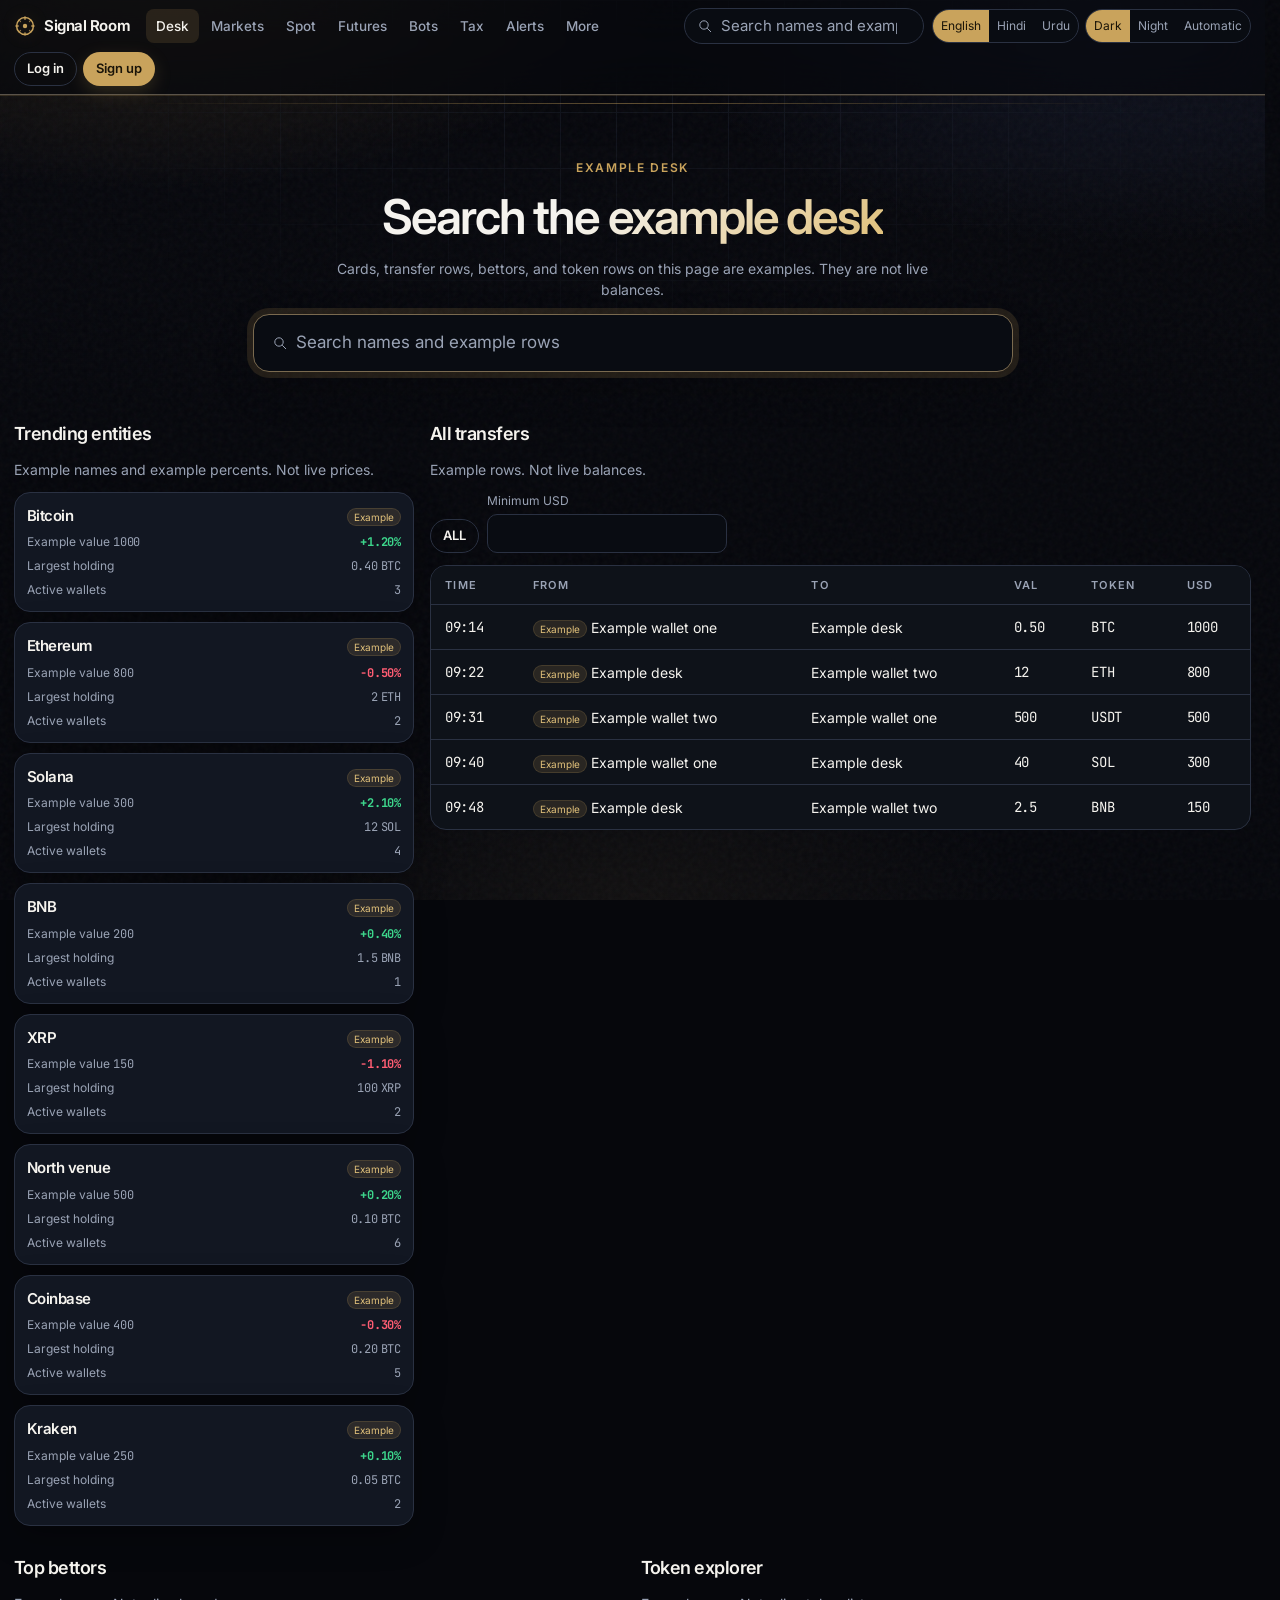
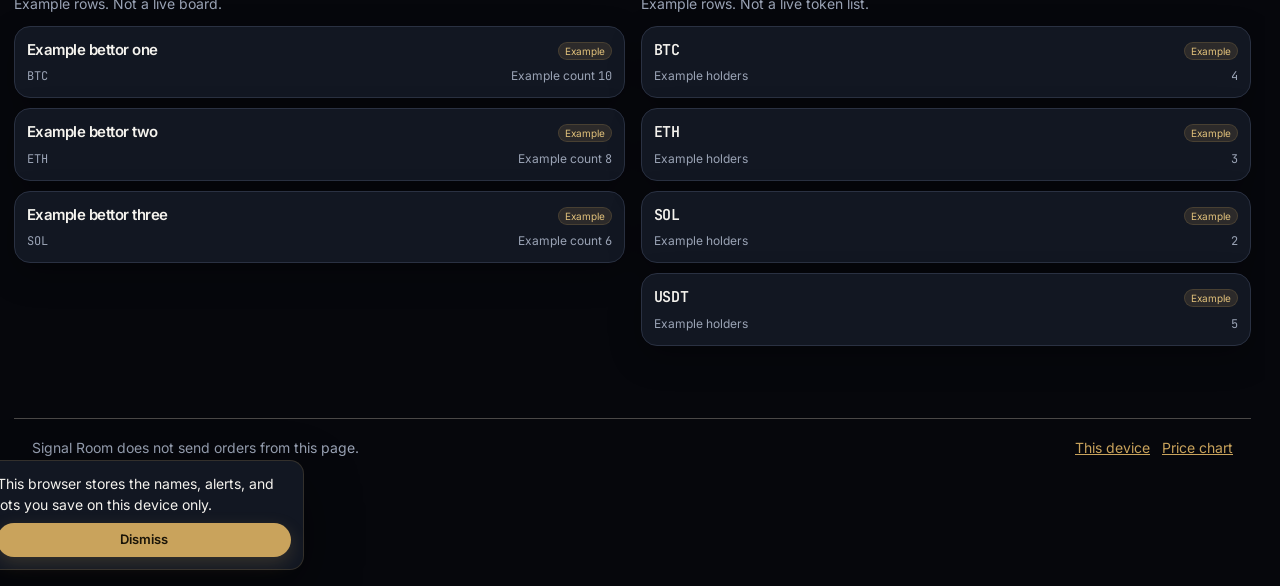
<file: index.html>
<!DOCTYPE html>
<html lang="en" dir="ltr" data-theme="dark" data-theme-choice="dark" data-lang="en">
<head>
<meta charset="utf-8">
<meta name="viewport" content="width=device-width, initial-scale=1">
<meta name="theme-color" content="#06070c">
<title>Signal Room</title>
<link rel="icon" href="data:image/svg+xml,%3Csvg xmlns='http://www.w3.org/2000/svg' viewBox='0 0 22 22'%3E%3Ccircle cx='11' cy='11' r='8.2' fill='%2307080b' stroke='%23c9a35c' stroke-width='1.6'/%3E%3Ccircle cx='11' cy='11' r='2.1' fill='%23c9a35c'/%3E%3C/svg%3E">
<link rel="preconnect" href="https://fonts.googleapis.com">
<link rel="preconnect" href="https://fonts.gstatic.com" crossorigin>
<link href="https://fonts.googleapis.com/css2?family=Inter:wght@400;500;600;700&family=JetBrains+Mono:wght@400;500;600&family=Noto+Sans+Arabic:wght@400;600;700&family=Noto+Sans+Devanagari:wght@400;600;700&display=swap" rel="stylesheet">
<link rel="stylesheet" href="css/app.css">
<link rel="stylesheet" href="css/lux.css">
<link rel="stylesheet" href="css/responsive.css">
<script src="js/boot.js"></script>
</head>
<body>
<div id="app"></div>
<script src="js/i18n.js"></script>
<script src="js/i18n-en-a.js"></script>
<script src="js/i18n-en-b.js"></script>
<script src="js/i18n-hi.js"></script>
<script src="js/i18n-hi-b.js"></script>
<script src="js/i18n-hi-c.js"></script>
<script src="js/i18n-ur.js"></script>
<script src="js/i18n-ur-b.js"></script>
<script src="js/chrome.js"></script>
<script src="js/calc.js"></script>
<script src="js/app.js"></script>
<script src="js/app-b1.js"></script>
<script src="js/app-b2.js"></script>
<script src="js/app-2.js"></script>
<script src="js/app-2b1.js"></script>
<script src="js/app-2b2.js"></script>
<script src="js/app-4.js"></script>
<script src="js/app-3.js"></script>
</body>
</html>
</file>
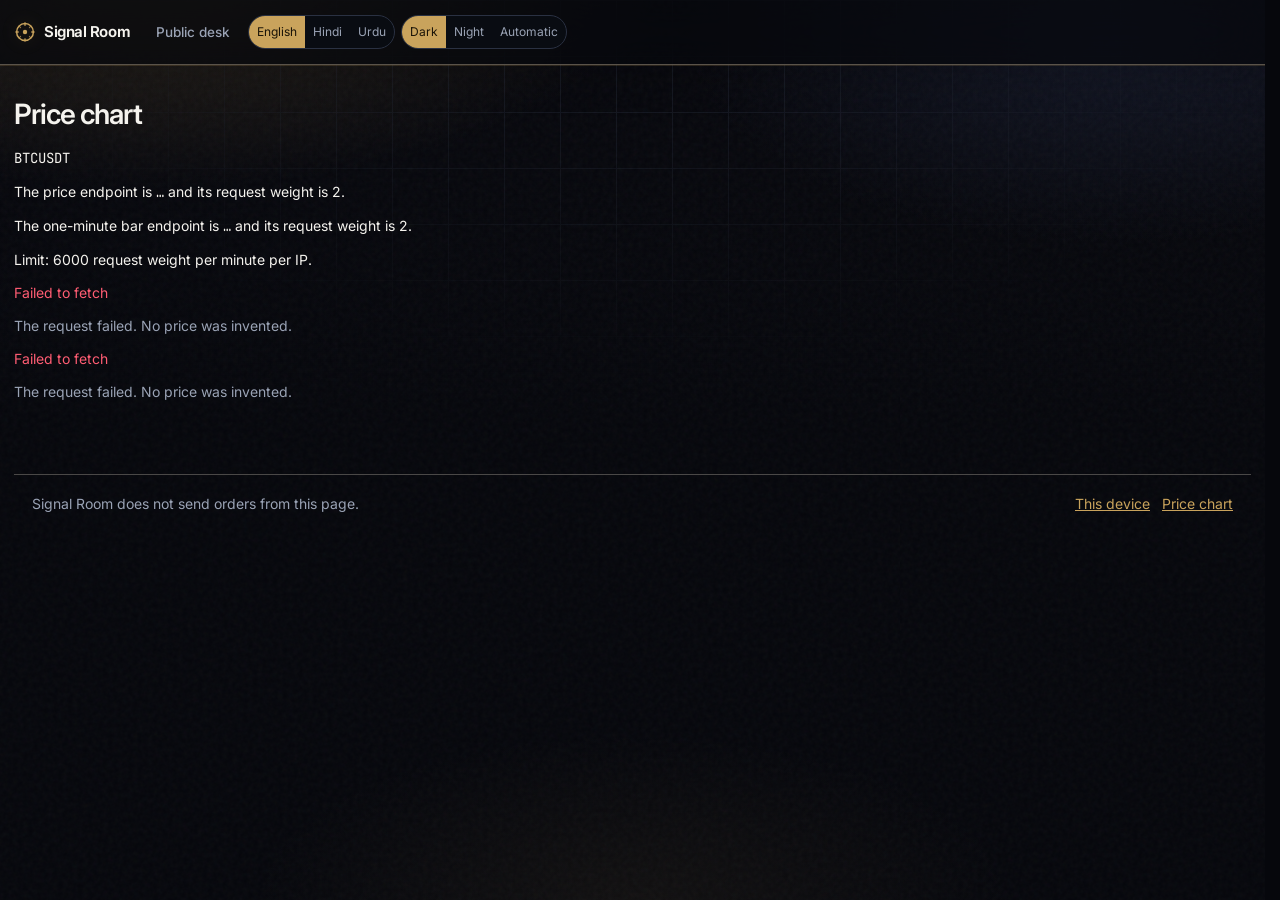
<file: admin.html>
<!DOCTYPE html>
<html lang="en" dir="ltr" data-theme="dark" data-theme-choice="dark" data-lang="en">
<head>
<meta charset="utf-8">
<meta name="viewport" content="width=device-width, initial-scale=1">
<meta name="theme-color" content="#06070c">
<title>Signal Room</title>
<link rel="icon" href="data:image/svg+xml,%3Csvg xmlns='http://www.w3.org/2000/svg' viewBox='0 0 22 22'%3E%3Ccircle cx='11' cy='11' r='8.2' fill='%2307080b' stroke='%23c9a35c' stroke-width='1.6'/%3E%3Ccircle cx='11' cy='11' r='2.1' fill='%23c9a35c'/%3E%3C/svg%3E">
<link rel="preconnect" href="https://fonts.googleapis.com">
<link rel="preconnect" href="https://fonts.gstatic.com" crossorigin>
<link href="https://fonts.googleapis.com/css2?family=Inter:wght@400;500;600;700&family=JetBrains+Mono:wght@400;500;600&family=Noto+Sans+Arabic:wght@400;600;700&family=Noto+Sans+Devanagari:wght@400;600;700&display=swap" rel="stylesheet">
<link rel="stylesheet" href="css/app.css">
<link rel="stylesheet" href="css/lux.css">
<link rel="stylesheet" href="css/responsive.css">
<script src="js/boot.js"></script>
</head>
<body>
<div id="app"></div>
<script src="js/i18n.js"></script>
<script src="js/i18n-hi.js"></script>
<script src="js/i18n-hi-b.js"></script>
<script src="js/i18n-ur.js"></script>
<script src="js/chrome.js"></script>
<script src="js/admin.js"></script>
</body>
</html>
</file>
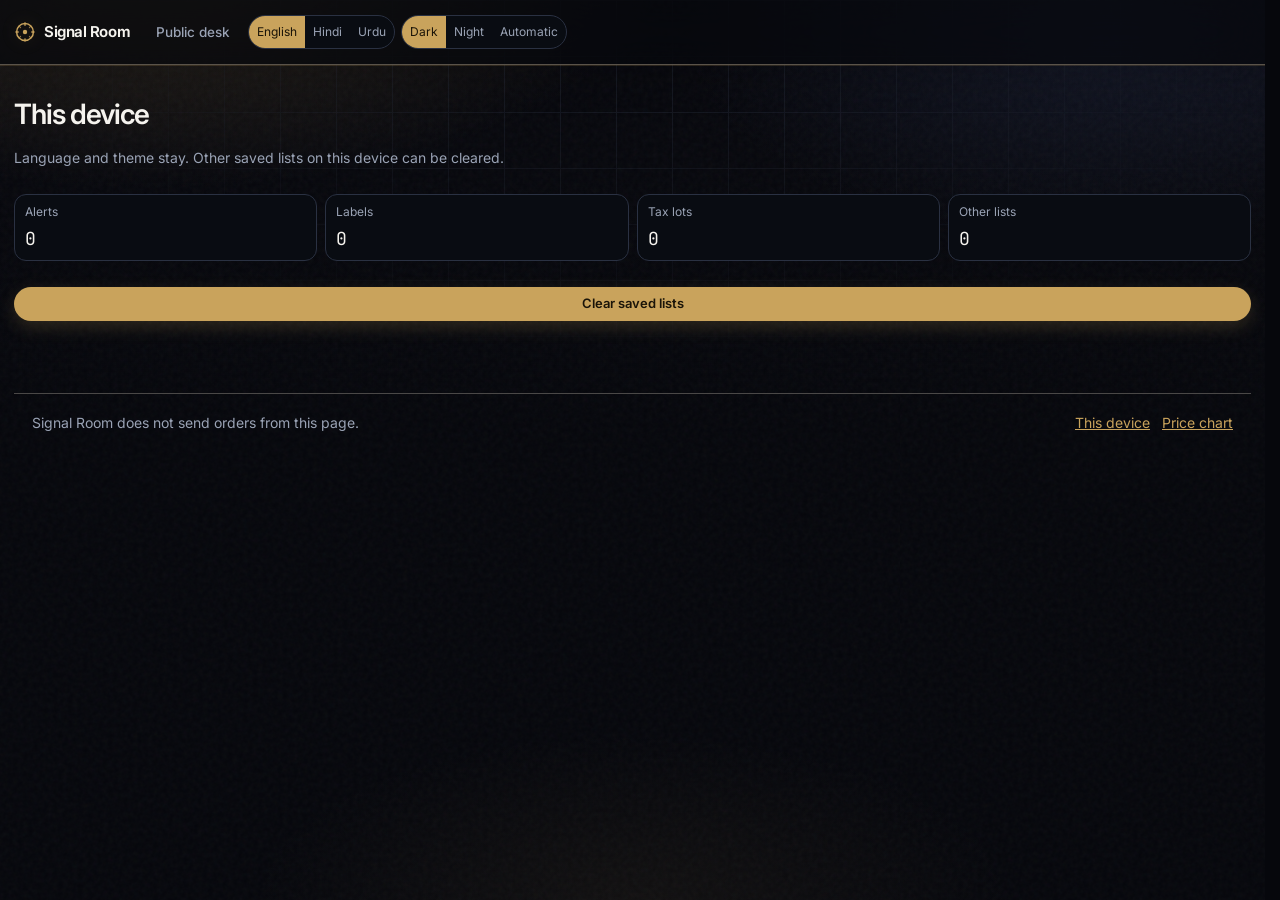
<file: stop.html>
<!DOCTYPE html>
<html lang="en" dir="ltr" data-theme="dark" data-theme-choice="dark" data-lang="en">
<head>
<meta charset="utf-8">
<meta name="viewport" content="width=device-width, initial-scale=1">
<meta name="theme-color" content="#06070c">
<title>Signal Room</title>
<link rel="icon" href="data:image/svg+xml,%3Csvg xmlns='http://www.w3.org/2000/svg' viewBox='0 0 22 22'%3E%3Ccircle cx='11' cy='11' r='8.2' fill='%2307080b' stroke='%23c9a35c' stroke-width='1.6'/%3E%3Ccircle cx='11' cy='11' r='2.1' fill='%23c9a35c'/%3E%3C/svg%3E">
<link rel="preconnect" href="https://fonts.googleapis.com">
<link rel="preconnect" href="https://fonts.gstatic.com" crossorigin>
<link href="https://fonts.googleapis.com/css2?family=Inter:wght@400;500;600;700&family=JetBrains+Mono:wght@400;500;600&family=Noto+Sans+Arabic:wght@400;600;700&family=Noto+Sans+Devanagari:wght@400;600;700&display=swap" rel="stylesheet">
<link rel="stylesheet" href="css/app.css">
<link rel="stylesheet" href="css/lux.css">
<link rel="stylesheet" href="css/responsive.css">
<script src="js/boot.js"></script>
</head>
<body>
<div id="app"></div>
<script src="js/i18n.js"></script>
<script src="js/i18n-hi.js"></script>
<script src="js/i18n-hi-b.js"></script>
<script src="js/i18n-ur.js"></script>
<script src="js/chrome.js"></script>
<script src="js/stop.js"></script>
</body>
</html>
</file>
<file: css/app.css>
:root {
  --font-ui: "Inter", "Noto Sans Devanagari", "Noto Sans Arabic", sans-serif;
  --font-num: "JetBrains Mono", ui-monospace, monospace;
  --bg: #06070c;
  --elev: #0e1219;
  --card: #121722;
  --sunken: #090c12;
  --line: #2a3142;
  --line-soft: rgba(201, 163, 92, 0.18);
  --text: #f5f3ee;
  --muted: #9aa3b5;
  --accent: #c9a35c;
  --accent-hi: #e0c07a;
  --accent-dim: rgba(201, 163, 92, 0.14);
  --up: #3dd68c;
  --down: #ff5d73;
  --glow: rgba(201, 163, 92, 0.2);
  --glow-cool: rgba(88, 110, 180, 0.14);
  --shadow: 0 20px 56px rgba(0, 0, 0, 0.42);
  --shadow-card: 0 12px 32px rgba(0, 0, 0, 0.28);
  --on-accent: #1a1408;
  --radius: 16px;
  --radius-sm: 12px;
  --ease: 180ms ease;
  --wrap: min(1240px, calc(100% - 28px));
  color-scheme: dark;
}
html[data-theme="night"] {
  --bg: #000000;
  --elev: #050505;
  --card: #0a0a0a;
  --sunken: #000000;
  --line: #222222;
  --line-soft: rgba(212, 175, 110, 0.14);
  --text: #f0ece4;
  --muted: #8a8a8a;
  --accent: #d4af6e;
  --accent-hi: #ebd09a;
  --accent-dim: rgba(212, 175, 110, 0.12);
  --up: #7dcea0;
  --down: #e07a84;
  --glow: rgba(212, 175, 110, 0.14);
  --glow-cool: rgba(70, 80, 120, 0.1);
  --shadow: 0 18px 44px rgba(0, 0, 0, 0.65);
  --shadow-card: 0 10px 28px rgba(0, 0, 0, 0.5);
  --on-accent: #120e06;
  color-scheme: dark;
}
html[data-theme="day"] {
  --bg: #f4f2ec;
  --elev: #ffffff;
  --card: #ffffff;
  --sunken: #ebe7df;
  --line: #d8d0c2;
  --line-soft: rgba(150, 110, 40, 0.16);
  --text: #16130e;
  --muted: #5e5648;
  --accent: #9a7420;
  --accent-hi: #b8922e;
  --accent-dim: rgba(154, 116, 32, 0.1);
  --up: #0c7a45;
  --down: #c4233c;
  --glow: rgba(154, 116, 32, 0.1);
  --glow-cool: rgba(90, 110, 160, 0.06);
  --shadow: 0 16px 36px rgba(22, 19, 14, 0.08);
  --shadow-card: 0 8px 22px rgba(22, 19, 14, 0.06);
  --on-accent: #ffffff;
  color-scheme: light;
}
* { box-sizing: border-box; }
html { scrollbar-gutter: stable; }
html, body { margin: 0; padding: 0; }
body {
  min-height: 100vh;
  background: var(--bg);
  color: var(--text);
  font-family: var(--font-ui);
  font-size: 14px;
  line-height: 1.5;
}
button, input, select { font: inherit; color: inherit; }
button { cursor: pointer; }
h1, h2, h3, p { margin: 0; }
h1, h2, h3 { font-weight: 600; letter-spacing: -0.035em; }
a { color: var(--accent); }
.skip {
  position: absolute;
  inset-inline-start: 12px;
  top: -48px;
  z-index: 80;
  background: var(--accent);
  color: var(--on-accent);
  border: 0;
  border-radius: 8px;
  padding: 8px 12px;
}
.skip:focus { top: 8px; }
.topnav {
  position: sticky;
  top: 0;
  z-index: 40;
  border-bottom: 1px solid var(--line);
}
.topnav-inner {
  width: var(--wrap);
  margin-inline: auto;
  min-height: 64px;
  display: flex;
  align-items: center;
  gap: 8px;
  flex-wrap: wrap;
  padding: 8px 0;
}
.brandlock {
  display: inline-flex;
  align-items: center;
  gap: 8px;
  background: none;
  border: 0;
  color: var(--text);
  text-decoration: none;
  font-weight: 650;
  font-size: 15px;
  letter-spacing: -0.03em;
  padding: 4px 8px 4px 0;
  min-height: 36px;
}
.brandlock svg { color: var(--accent); display: block; }
.primary-nav { display: flex; flex-wrap: wrap; align-items: center; gap: 2px; }
.navitem, .backlink {
  background: transparent;
  border: 0;
  color: var(--muted);
  text-decoration: none;
  border-radius: 8px;
  min-height: 34px;
  padding: 6px 10px;
  font-size: 13.5px;
  font-weight: 500;
  display: inline-flex;
  align-items: center;
  transition: color var(--ease), background var(--ease);
}
.navitem[aria-current="page"] {
  color: var(--text);
  background: var(--accent-dim);
}
.navitem:hover, .backlink:hover, .textish:hover { color: var(--text); background: var(--accent-dim); }
.find, .finder {
  display: flex;
  align-items: center;
  gap: 8px;
  background: var(--sunken);
  border: 1px solid var(--line);
  color: var(--muted);
  transition: border-color var(--ease), color var(--ease);
}
.find {
  width: min(240px, 100%);
  min-width: 140px;
  height: 36px;
  border-radius: 999px;
  padding: 0 12px;
}
.topnav .find { margin-inline-start: auto; }
.block .find { margin-inline-start: 0; width: min(560px, 100%); }
.finder {
  width: min(760px, 100%);
  height: 58px;
  border-radius: 16px;
  padding: 0 18px;
  box-shadow: 0 0 0 6px var(--accent-dim);
}
.find:focus-within, .finder:focus-within { border-color: var(--accent); color: var(--text); }
.find input, .finder input {
  flex: 1;
  min-width: 0;
  border: 0;
  outline: 0;
  background: transparent;
  color: var(--text);
  font-size: 15px;
  padding: 0;
  min-height: 0;
}
.finder input { font-size: 17px; }
.prefs, .auth { display: inline-flex; align-items: center; gap: 6px; flex-wrap: wrap; }
.seg {
  display: inline-flex;
  border: 1px solid var(--line);
  border-radius: 999px;
  overflow: hidden;
  background: var(--sunken);
}
.seg button {
  border: 0;
  background: transparent;
  color: var(--muted);
  min-height: 32px;
  padding: 4px 8px;
  font-size: 12px;
  transition: background var(--ease), color var(--ease);
}
.seg button[aria-pressed="true"] { background: var(--accent); color: var(--on-accent); }
.ghost, .solid, .textish {
  border-radius: 999px;
  min-height: 34px;
  padding: 6px 12px;
  font-size: 13px;
  font-weight: 600;
  transition: background var(--ease), border-color var(--ease), transform var(--ease), box-shadow var(--ease);
}
.ghost, .textish {
  background: transparent;
  border: 1px solid var(--line);
  color: var(--text);
}
.ghost:hover, .textish:hover { border-color: var(--accent); }
.solid {
  background: var(--accent);
  border: 1px solid transparent;
  color: var(--on-accent);
}
.solid:hover { background: var(--accent-hi); }
.who {
  max-width: 140px;
  overflow: hidden;
  text-overflow: ellipsis;
  white-space: nowrap;
}
.wrap { width: var(--wrap); margin-inline: auto; padding-bottom: 72px; }
.hero {
  padding: 56px 0 12px;
  display: grid;
  justify-items: center;
  text-align: center;
  gap: 12px;
}
.kicker {
  color: var(--accent);
  font-size: 12px;
  font-weight: 600;
  letter-spacing: 0.1em;
  text-transform: uppercase;
}
.hero h1 { font-size: 44px; letter-spacing: -0.045em; line-height: 1.1; }
.lead, .quiet { color: var(--muted); }
.lead { max-width: 640px; }
.block { padding-top: 28px; display: grid; gap: 12px; }
.block h1 { font-size: 28px; letter-spacing: -0.04em; }
.block h2 { font-size: 18px; letter-spacing: -0.03em; }
.headrow, .split-title {
  display: flex;
  justify-content: space-between;
  gap: 12px;
  align-items: end;
  flex-wrap: wrap;
}
.trendrow {
  display: flex;
  gap: 12px;
  overflow-x: auto;
  padding-bottom: 4px;
  scroll-snap-type: x proximity;
}
.entity {
  flex: 0 0 240px;
  scroll-snap-align: start;
  text-align: start;
  background: var(--card);
  border: 1px solid var(--line);
  border-radius: var(--radius);
  padding: 14px;
  color: var(--text);
  display: grid;
  grid-template-columns: 1fr auto;
  gap: 4px 10px;
  box-shadow: var(--shadow-card);
}
.entity h3 { font-size: 15px; }
.entity .meta { grid-column: 1 / -1; display: flex; gap: 6px; align-items: center; color: var(--muted); font-size: 12px; }
.pct { text-align: end; display: grid; }
.pct small { color: var(--muted); font-size: 10px; font-weight: 500; }
.pill {
  display: inline-flex;
  align-items: center;
  border: 1px solid var(--line);
  border-radius: 999px;
  padding: 0 6px;
  font-size: 10px;
  line-height: 16px;
  color: var(--muted);
}
.tape-wrap, .scroll, .lux-table-wrap {
  overflow: auto;
  border: 1px solid var(--line);
  border-radius: var(--radius);
  background: var(--elev);
}
.scroll { max-height: 280px; }
table { width: 100%; border-collapse: collapse; min-width: 640px; }
th, td {
  padding: 11px 14px;
  text-align: start;
  border-bottom: 1px solid var(--line);
  vertical-align: middle;
}
th {
  font-size: 11px;
  letter-spacing: 0.12em;
  color: var(--muted);
  font-weight: 600;
  background: var(--elev);
  position: sticky;
  top: 0;
}
tr:last-child td { border-bottom: 0; }
tbody tr:hover { background: var(--accent-dim); }
.panel, .lux-card {
  background: var(--card);
  border: 1px solid var(--line);
  border-radius: var(--radius);
  padding: 14px;
  display: grid;
  gap: 10px;
  min-width: 0;
}
.banner {
  border: 1px solid var(--line-soft);
  background: var(--accent-dim);
  border-radius: var(--radius-sm);
  padding: 8px 12px;
  color: var(--text);
}
.fields {
  display: grid;
  grid-template-columns: repeat(auto-fit, minmax(150px, 1fr));
  gap: 8px;
  align-items: end;
}
.field { display: grid; gap: 4px; min-width: 0; }
.field span, .stat dt { color: var(--muted); font-size: 12px; }
.field input, .field select, .solo {
  width: 100%;
  background: var(--sunken);
  border: 1px solid var(--line);
  border-radius: 10px;
  min-height: 38px;
  padding: 8px 10px;
  transition: border-color var(--ease);
}
.field input:focus, .field select:focus, .solo:focus { border-color: var(--accent); outline: 0; }
.modes, .rowacts { display: flex; flex-wrap: wrap; gap: 8px; }
.modes button, .pairbtn {
  border: 1px solid var(--line);
  background: var(--sunken);
  color: var(--text);
  border-radius: 999px;
  min-height: 34px;
  padding: 6px 12px;
  transition: background var(--ease), border-color var(--ease), color var(--ease);
}
.modes button[aria-pressed="true"], .pairbtn[aria-pressed="true"] {
  background: var(--accent);
  border-color: transparent;
  color: var(--on-accent);
}
.stats {
  display: grid;
  grid-template-columns: repeat(auto-fit, minmax(140px, 1fr));
  gap: 8px;
}
.stat {
  background: var(--sunken);
  border: 1px solid var(--line);
  border-radius: var(--radius-sm);
  padding: 8px 10px;
}
.stat dd { margin: 4px 0 0; font-size: 18px; font-family: var(--font-num); font-variant-numeric: tabular-nums; }
.columns { display: grid; grid-template-columns: 1fr 1fr; gap: 12px; align-items: start; }
.num, .ltr { font-family: var(--font-num); font-variant-numeric: tabular-nums; direction: ltr; unicode-bidi: isolate; }
.isolate { unicode-bidi: isolate; }
.up { color: var(--up); }
.down { color: var(--down); }
.bad { color: var(--down); }
.ok { color: var(--up); }
.hops, .nodes, .blotter { list-style: none; margin: 0; padding: 0; display: grid; gap: 8px; }
.hops li, .nodes li, .blotter li {
  border: 1px solid var(--line);
  border-radius: var(--radius-sm);
  padding: 8px 10px;
  background: var(--sunken);
}
.crumb { display: flex; gap: 8px; align-items: center; color: var(--muted); font-size: 13px; }
.chart-box { color: var(--accent); }
.chart-box svg {
  width: 100%;
  height: 260px;
  display: block;
  background: var(--sunken);
  border: 1px solid var(--line);
  border-radius: var(--radius);
}
.price-line { font-size: 28px; display: flex; gap: 10px; align-items: baseline; flex-wrap: wrap; }
.foot {
  border-top: 1px solid var(--line);
  color: var(--muted);
  padding: 18px;
  display: flex;
  justify-content: space-between;
  gap: 12px;
  flex-wrap: wrap;
  width: var(--wrap);
  margin-inline: auto;
}
.foot nav { display: flex; gap: 12px; }
.cookiebar {
  position: fixed;
  inset-inline-end: 16px;
  bottom: 16px;
  z-index: 50;
  width: min(320px, calc(100% - 32px));
  background: var(--card);
  border: 1px solid var(--line);
  border-radius: 14px;
  padding: 12px;
  box-shadow: var(--shadow);
  display: grid;
  gap: 8px;
}
:focus-visible { outline: 2px solid var(--accent); outline-offset: 2px; }
::placeholder { color: var(--muted); }
</file>
<file: css/lux.css>
/* Signal Room luxury desk layer — amber gold on deep charcoal */
body {
  background:
    radial-gradient(900px 420px at 12% -6%, var(--glow), transparent 58%),
    radial-gradient(780px 380px at 88% 4%, var(--glow-cool), transparent 55%),
    radial-gradient(640px 280px at 50% 100%, rgba(201, 163, 92, 0.06), transparent 60%),
    linear-gradient(180deg, color-mix(in srgb, var(--bg) 92%, #1a1620) 0%, var(--bg) 48%),
    var(--bg);
  background-attachment: fixed;
}
body::before {
  content: "";
  position: fixed;
  inset: 0;
  pointer-events: none;
  z-index: 0;
  opacity: 0.35;
  background-image:
    linear-gradient(var(--line) 1px, transparent 1px),
    linear-gradient(90deg, var(--line) 1px, transparent 1px);
  background-size: 56px 56px;
  mask-image: radial-gradient(ellipse 70% 55% at 50% 0%, #000 20%, transparent 75%);
}
body::after {
  content: "";
  position: fixed;
  inset: 0;
  pointer-events: none;
  z-index: 0;
  opacity: 0.04;
  background-image: url("data:image/svg+xml,%3Csvg viewBox='0 0 200 200' xmlns='http://www.w3.org/2000/svg'%3E%3Cfilter id='n'%3E%3CfeTurbulence type='fractalNoise' baseFrequency='0.9' numOctaves='3' stitchTiles='stitch'/%3E%3C/filter%3E%3Crect width='100%25' height='100%25' filter='url(%23n)'/%3E%3C/svg%3E");
}
#app, .topnav, .wrap, .foot, .cookiebar, .sourcebar { position: relative; z-index: 1; }
.topnav {
  background: color-mix(in srgb, var(--bg) 72%, transparent);
  backdrop-filter: blur(22px) saturate(1.2);
  -webkit-backdrop-filter: blur(22px) saturate(1.2);
  border-bottom-color: color-mix(in srgb, var(--line) 70%, var(--accent) 30%);
  box-shadow: 0 1px 0 var(--line-soft), 0 12px 40px rgba(0, 0, 0, 0.18);
}
.brandlock {
  transition: color var(--ease), opacity var(--ease);
}
.brandlock:hover { color: var(--accent-hi); }
.brandlock svg {
  filter: drop-shadow(0 0 8px var(--glow));
}
.lux-hero.hero {
  padding: 64px 0 20px;
  gap: 14px;
  position: relative;
}
.lux-hero.hero::before {
  content: "";
  position: absolute;
  inset-inline: 10%;
  top: 8px;
  height: 1px;
  background: linear-gradient(90deg, transparent, var(--accent), transparent);
  opacity: 0.45;
}
.lux-hero .kicker {
  letter-spacing: 0.14em;
}
.lux-hero h1 {
  font-size: clamp(32px, 5vw, 48px);
  background: linear-gradient(135deg, var(--text) 40%, var(--accent-hi));
  -webkit-background-clip: text;
  background-clip: text;
  color: transparent;
}
html[data-theme="day"] .lux-hero h1 {
  background: linear-gradient(135deg, var(--text) 30%, var(--accent));
  -webkit-background-clip: text;
  background-clip: text;
}
.panel, .lux-card, .entitycard, .dircard, .entity, .steps li {
  box-shadow: var(--shadow-card), inset 0 1px 0 rgba(255, 255, 255, 0.04);
  background-image: linear-gradient(165deg, color-mix(in srgb, var(--card) 88%, #fff 4%) 0%, var(--card) 55%);
}
html[data-theme="day"] .panel,
html[data-theme="day"] .lux-card,
html[data-theme="day"] .entitycard,
html[data-theme="day"] .dircard,
html[data-theme="day"] .entity,
html[data-theme="day"] .steps li {
  background-image: linear-gradient(165deg, #fff 0%, var(--card) 70%);
  box-shadow: var(--shadow-card), inset 0 1px 0 rgba(255, 255, 255, 0.9);
}
.entitycard:hover, .dircard:hover, .steps li:hover {
  transform: translateY(-2px);
  border-color: color-mix(in srgb, var(--line) 40%, var(--accent) 60%);
  box-shadow: var(--shadow), inset 0 1px 0 rgba(255, 255, 255, 0.06);
}
.entitycard:active, .dircard:active { transform: translateY(0); }
.tape-wrap, .lux-table-wrap, .scroll {
  box-shadow: inset 0 1px 0 rgba(255, 255, 255, 0.03);
}
.solid {
  box-shadow: 0 6px 18px var(--glow);
}
.solid:hover { box-shadow: 0 8px 22px var(--glow); transform: translateY(-1px); }
.finder {
  border-color: color-mix(in srgb, var(--line) 50%, var(--accent) 50%);
  box-shadow: 0 0 0 6px var(--accent-dim), 0 16px 40px rgba(0, 0, 0, 0.2);
}
.pill {
  border-color: var(--line-soft);
  color: var(--accent-hi);
  background: var(--accent-dim);
}
.banner {
  box-shadow: inset 0 1px 0 rgba(255, 255, 255, 0.04);
}
.stat dd, .num, .price-line .num {
  letter-spacing: -0.02em;
}
.cookiebar {
  backdrop-filter: blur(16px);
  -webkit-backdrop-filter: blur(16px);
  border-color: var(--line-soft);
}
.foot {
  border-top-color: color-mix(in srgb, var(--line) 80%, var(--accent) 20%);
}
@media (prefers-reduced-motion: reduce) {
  *, *::before, *::after {
    scroll-behavior: auto !important;
    transition-duration: 0.01ms !important;
    animation-duration: 0.01ms !important;
  }
  .entitycard:hover, .dircard:hover, .steps li:hover, .solid:hover {
    transform: none;
  }
}

.sourcebar {
  width: var(--wrap);
  margin-inline: auto;
  display: flex;
  flex-wrap: wrap;
  gap: 6px;
  padding: 10px 0 0;
}
.desk-grid {
  display: grid;
  grid-template-columns: minmax(280px, 400px) minmax(0, 1fr);
  gap: 16px;
  align-items: start;
}
.desk-grid.even { grid-template-columns: 1fr 1fr; }
.stack { display: grid; gap: 10px; }
.entitycard {
  text-align: start;
  background: var(--card);
  border: 1px solid var(--line);
  border-radius: var(--radius);
  padding: 12px;
  color: var(--text);
  display: grid;
  gap: 6px;
  box-shadow: var(--shadow-card);
  transition: transform var(--ease), border-color var(--ease), box-shadow var(--ease);
}
.entitycard h3 { font-size: 15px; }
.kv, .cardtop {
  display: flex;
  justify-content: space-between;
  gap: 8px;
  align-items: baseline;
}
.kv { color: var(--muted); font-size: 12px; }
.filterrow { display: flex; flex-wrap: wrap; gap: 8px; align-items: end; }
.tape-wrap.tight { max-height: 520px; }
.dirgrid, .lux-grid {
  display: grid;
  grid-template-columns: repeat(auto-fill, minmax(220px, 1fr));
  gap: 10px;
}
.dircard {
  text-align: start;
  background: var(--card);
  border: 1px solid var(--line);
  border-radius: var(--radius);
  padding: 12px;
  display: grid;
  gap: 8px;
  color: var(--text);
  transition: transform var(--ease), border-color var(--ease), box-shadow var(--ease);
}
.dircard[aria-pressed="true"] { border-color: var(--accent); box-shadow: var(--shadow-card); }
.dircard .meta { display: flex; flex-wrap: wrap; gap: 4px; }
.steps {
  display: grid;
  grid-template-columns: repeat(auto-fit, minmax(180px, 1fr));
  gap: 8px;
  list-style: none;
  margin: 0;
  padding: 0;
}
.steps li {
  border: 1px solid var(--line);
  border-radius: var(--radius-sm);
  padding: 10px;
  display: grid;
  gap: 4px;
  background: var(--card);
  transition: border-color var(--ease), transform var(--ease);
}
</file>
<file: css/responsive.css>
/* Responsive + mobile drawer — logical props for RTL */
.nav-burger, .nav-close, .nav-drawer, .nav-scrim { display: none; }
.nav-burger {
  align-items: center;
  justify-content: center;
  flex-direction: column;
  gap: 5px;
  width: 44px;
  height: 44px;
  min-width: 44px;
  min-height: 44px;
  padding: 0;
  border-radius: 10px;
  border: 1px solid var(--line);
  background: var(--sunken);
  color: var(--text);
  margin-inline-start: 4px;
  transition: background var(--ease), border-color var(--ease);
}
.nav-burger span {
  display: block;
  width: 18px;
  height: 2px;
  border-radius: 1px;
  background: currentColor;
}
.nav-burger:hover { border-color: var(--accent); background: var(--accent-dim); }
.nav-close {
  align-items: center;
  justify-content: center;
  width: 44px;
  height: 44px;
  min-width: 44px;
  min-height: 44px;
  border: 1px solid var(--line);
  border-radius: 10px;
  background: var(--sunken);
  color: var(--text);
  font-size: 22px;
  line-height: 1;
}
.nav-drawer {
  position: fixed;
  inset-block: 0;
  inset-inline-end: 0;
  width: min(320px, 88vw);
  z-index: 60;
  background: color-mix(in srgb, var(--elev) 92%, transparent);
  backdrop-filter: blur(24px) saturate(1.15);
  -webkit-backdrop-filter: blur(24px) saturate(1.15);
  border-inline-start: 1px solid color-mix(in srgb, var(--line) 60%, var(--accent) 40%);
  box-shadow: -16px 0 48px rgba(0, 0, 0, 0.35);
  padding: 16px;
  flex-direction: column;
  gap: 14px;
  overflow-y: auto;
  transform: translateX(110%);
  transition: transform 200ms ease;
}
html[dir="rtl"] .nav-drawer {
  box-shadow: 16px 0 48px rgba(0, 0, 0, 0.35);
  transform: translateX(-110%);
}
html.nav-open .nav-drawer {
  display: flex;
  transform: translateX(0);
}
.nav-drawer-head {
  display: flex;
  align-items: center;
  justify-content: space-between;
  gap: 8px;
  font-weight: 650;
  letter-spacing: -0.03em;
  padding-bottom: 8px;
  border-bottom: 1px solid var(--line);
}
.nav-drawer .primary-nav {
  flex-direction: column;
  align-items: stretch;
  gap: 4px;
}
.nav-drawer .navitem, .nav-drawer .backlink {
  min-height: 44px;
  padding: 10px 12px;
  font-size: 15px;
  width: 100%;
  justify-content: flex-start;
}
.nav-drawer .prefs, .nav-drawer .auth {
  flex-direction: column;
  align-items: stretch;
  gap: 10px;
}
.nav-drawer .seg { width: 100%; }
.nav-drawer .seg button {
  flex: 1;
  min-height: 40px;
}
.nav-drawer .ghost, .nav-drawer .solid {
  min-height: 44px;
  width: 100%;
  justify-content: center;
}
.nav-drawer .auth { display: flex; }
.nav-scrim {
  position: fixed;
  inset: 0;
  z-index: 55;
  background: rgba(0, 0, 0, 0.45);
  border: 0;
  padding: 0;
  cursor: pointer;
}
html.nav-open .nav-scrim { display: block; }
html.nav-open { overflow: hidden; }

@media (max-width: 980px) {
  .desk-grid, .desk-grid.even { grid-template-columns: 1fr 1fr; }
  .lux-grid, .dirgrid { grid-template-columns: repeat(2, minmax(0, 1fr)); }
}

@media (max-width: 860px) {
  .hero h1, .lux-hero h1 { font-size: 32px; }
  .columns { grid-template-columns: 1fr; }
  .desk-grid, .desk-grid.even { grid-template-columns: 1fr; }
  .find { margin-inline-start: 0; }
  .topnav-inner { flex-wrap: nowrap; align-items: center; gap: 6px; }
  .nav-desktop { display: none !important; }
  .nav-burger { display: inline-flex; }
  .topnav .find {
    flex: 1 1 auto;
    width: auto;
    min-width: 0;
    max-width: none;
    margin-inline-start: 0;
  }
  .topnav-inner > .brandlock { flex: 0 0 auto; }
}

@media (max-width: 720px) {
  .wrap, .foot, .sourcebar { width: min(100% - 20px, 1240px); }
  .hero { padding: 36px 0 8px; }
  .block h1 { font-size: 24px; }
  .lux-grid, .dirgrid { grid-template-columns: 1fr; }
  .steps { grid-template-columns: 1fr; }
  .entity { flex: 0 0 200px; }
  .cookiebar {
    inset-inline: 12px;
    width: auto;
    bottom: 12px;
  }
  .ghost, .solid, .navitem, .modes button, .pairbtn {
    min-height: 40px;
  }
}

@media (min-width: 861px) {
  html.nav-open { overflow: auto; }
  html.nav-open .nav-drawer,
  html.nav-open .nav-scrim { display: none !important; }
}
</file>
